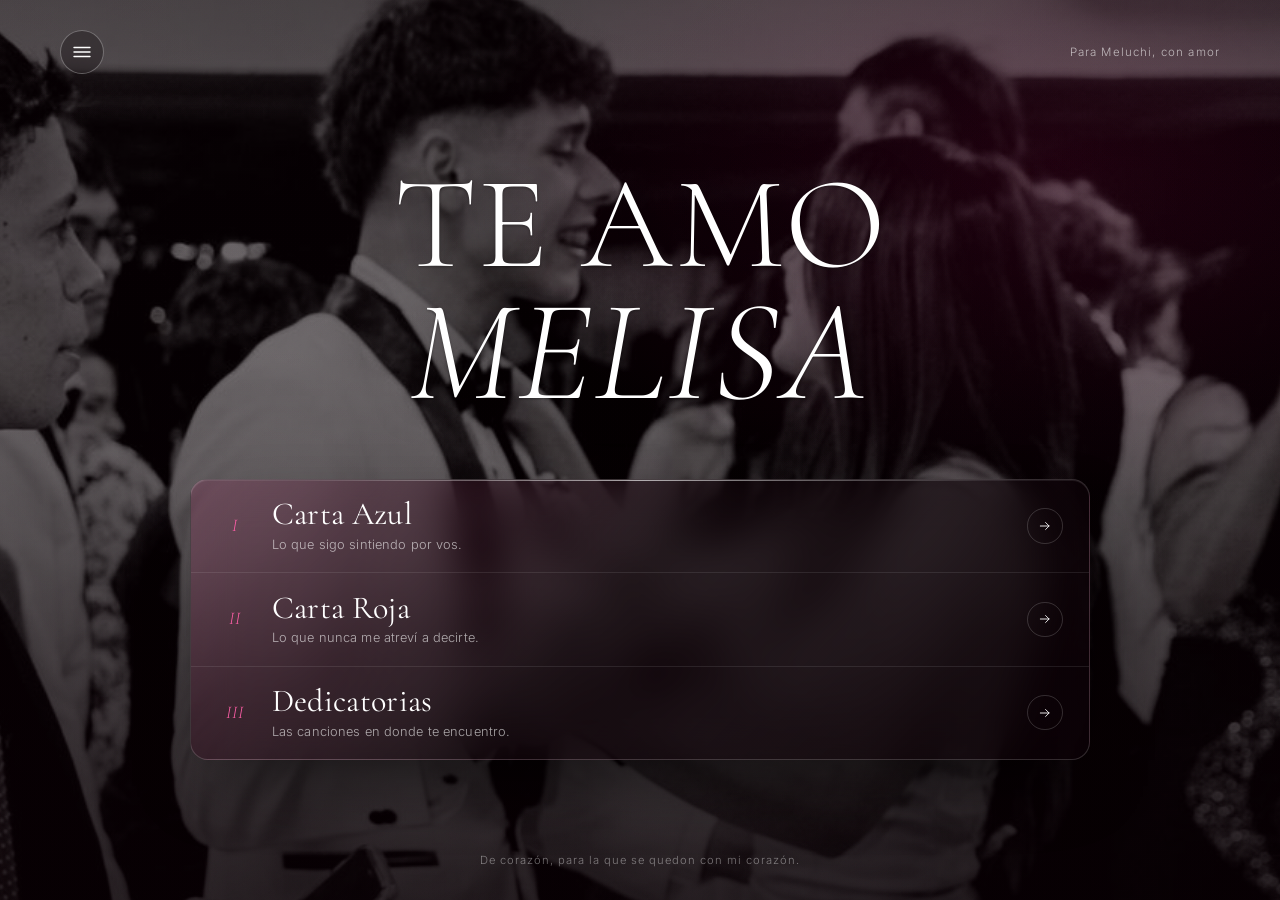
<file: index.html>
<!doctype html>
<html lang="es">
  <head>
    <script
      data-goatcounter="https://lion.goatcounter.com/count"
      async
      src="//gc.zgo.at/count.js"
    ></script>
    <meta charset="UTF-8" />
    <meta name="viewport" content="width=device-width, initial-scale=1.0" />
    <meta name="theme-color" content="#0b0106" />
    <meta
      name="description"
      content="Un pequeño archivo de cartas y canciones para Melisa."
    />
    <title>TE AMO MELISA</title>

    <!-- Favicon -->
    <link rel="icon" href="ipmb.jpeg" type="image/jpeg" />

    <!-- Tipografías: Cormorant Garamond (títulos y cartas) + Inter (textos secundarios) -->
    <link rel="preconnect" href="https://fonts.googleapis.com" />
    <link rel="preconnect" href="https://fonts.gstatic.com" crossorigin />
    <link
      href="https://fonts.googleapis.com/css2?family=Cormorant+Garamond:ital,wght@0,300;0,400;0,500;0,600;1,300;1,400;1,500&family=Inter:wght@300;400;500;600&display=swap"
      rel="stylesheet"
    />

    <link rel="stylesheet" href="style.css" />
  </head>

  <body class="page-home">
    <a class="skip-link" href="#contenido">Saltar al contenido</a>

    <!-- Fondo y textura (decorativos) -->
    <div class="backdrop" aria-hidden="true"></div>
    <div class="grain" aria-hidden="true"></div>

    <header class="masthead">
      <a class="monogram" href="index.html" aria-label="Volver al inicio">
        <svg
          class="monogram__icon"
          viewBox="0 0 18 12"
          width="18"
          height="12"
          fill="none"
          aria-hidden="true"
        >
          <path
            d="M1 1.5h16M1 6h16M1 10.5h16"
            stroke="currentColor"
            stroke-width="1.4"
            stroke-linecap="round"
          />
        </svg>
      </a>
      <p class="masthead__note">Para Meluchi, con amor</p>
    </header>

    <main id="contenido" class="shell shell--home">
      <!-- ==========================================================
         HERO
         ========================================================== -->
      <section class="hero" aria-labelledby="titulo-principal">
        <p class="hero__kicker"></p>

        <h1 class="hero__title" id="titulo-principal">
          TE AMO
          <span class="hero__name">MELISA</span>
        </h1>
      </section>

      <!-- ==========================================================
         ÍNDICE DE CONTENIDO
         Tres entradas. Puedes cambiar los textos descriptivos
         y el orden de los enlaces cuando quieras.
         ========================================================== -->
      <nav class="toc" aria-label="Contenido de la correspondencia">
        <a class="toc__entry" href="carta2.html">
          <span class="toc__folio" aria-hidden="true">I</span>
          <span class="toc__body">
            <span class="toc__title">Carta Azul</span>
            <span class="toc__desc">Lo que sigo sintiendo por vos.</span>
          </span>
          <span class="toc__arrow" aria-hidden="true">
            <svg width="14" height="14" viewBox="0 0 24 24" fill="none">
              <path
                d="M4 12h15M13 6l6 6-6 6"
                stroke="currentColor"
                stroke-width="1.5"
                stroke-linecap="round"
                stroke-linejoin="round"
              />
            </svg>
          </span>
        </a>

        <a class="toc__entry" href="carta1.html">
          <span class="toc__folio" aria-hidden="true">II</span>
          <span class="toc__body">
            <span class="toc__title">Carta Roja</span>
            <span class="toc__desc">Lo que nunca me atreví a decirte.</span>
          </span>
          <span class="toc__arrow" aria-hidden="true">
            <svg width="14" height="14" viewBox="0 0 24 24" fill="none">
              <path
                d="M4 12h15M13 6l6 6-6 6"
                stroke="currentColor"
                stroke-width="1.5"
                stroke-linecap="round"
                stroke-linejoin="round"
              />
            </svg>
          </span>
        </a>

        <a class="toc__entry" href="dedicatorias.html">
          <span class="toc__folio" aria-hidden="true">III</span>
          <span class="toc__body">
            <span class="toc__title">Dedicatorias</span>
            <span class="toc__desc">Las canciones en donde te encuentro.</span>
          </span>
          <span class="toc__arrow" aria-hidden="true">
            <svg width="14" height="14" viewBox="0 0 24 24" fill="none">
              <path
                d="M4 12h15M13 6l6 6-6 6"
                stroke="currentColor"
                stroke-width="1.5"
                stroke-linecap="round"
                stroke-linejoin="round"
              />
            </svg>
          </span>
        </a>
      </nav>
    </main>

    <footer class="colophon">
      De corazón, para la que se quedon con mi corazón.
    </footer>
  </body>
</html>
</file>
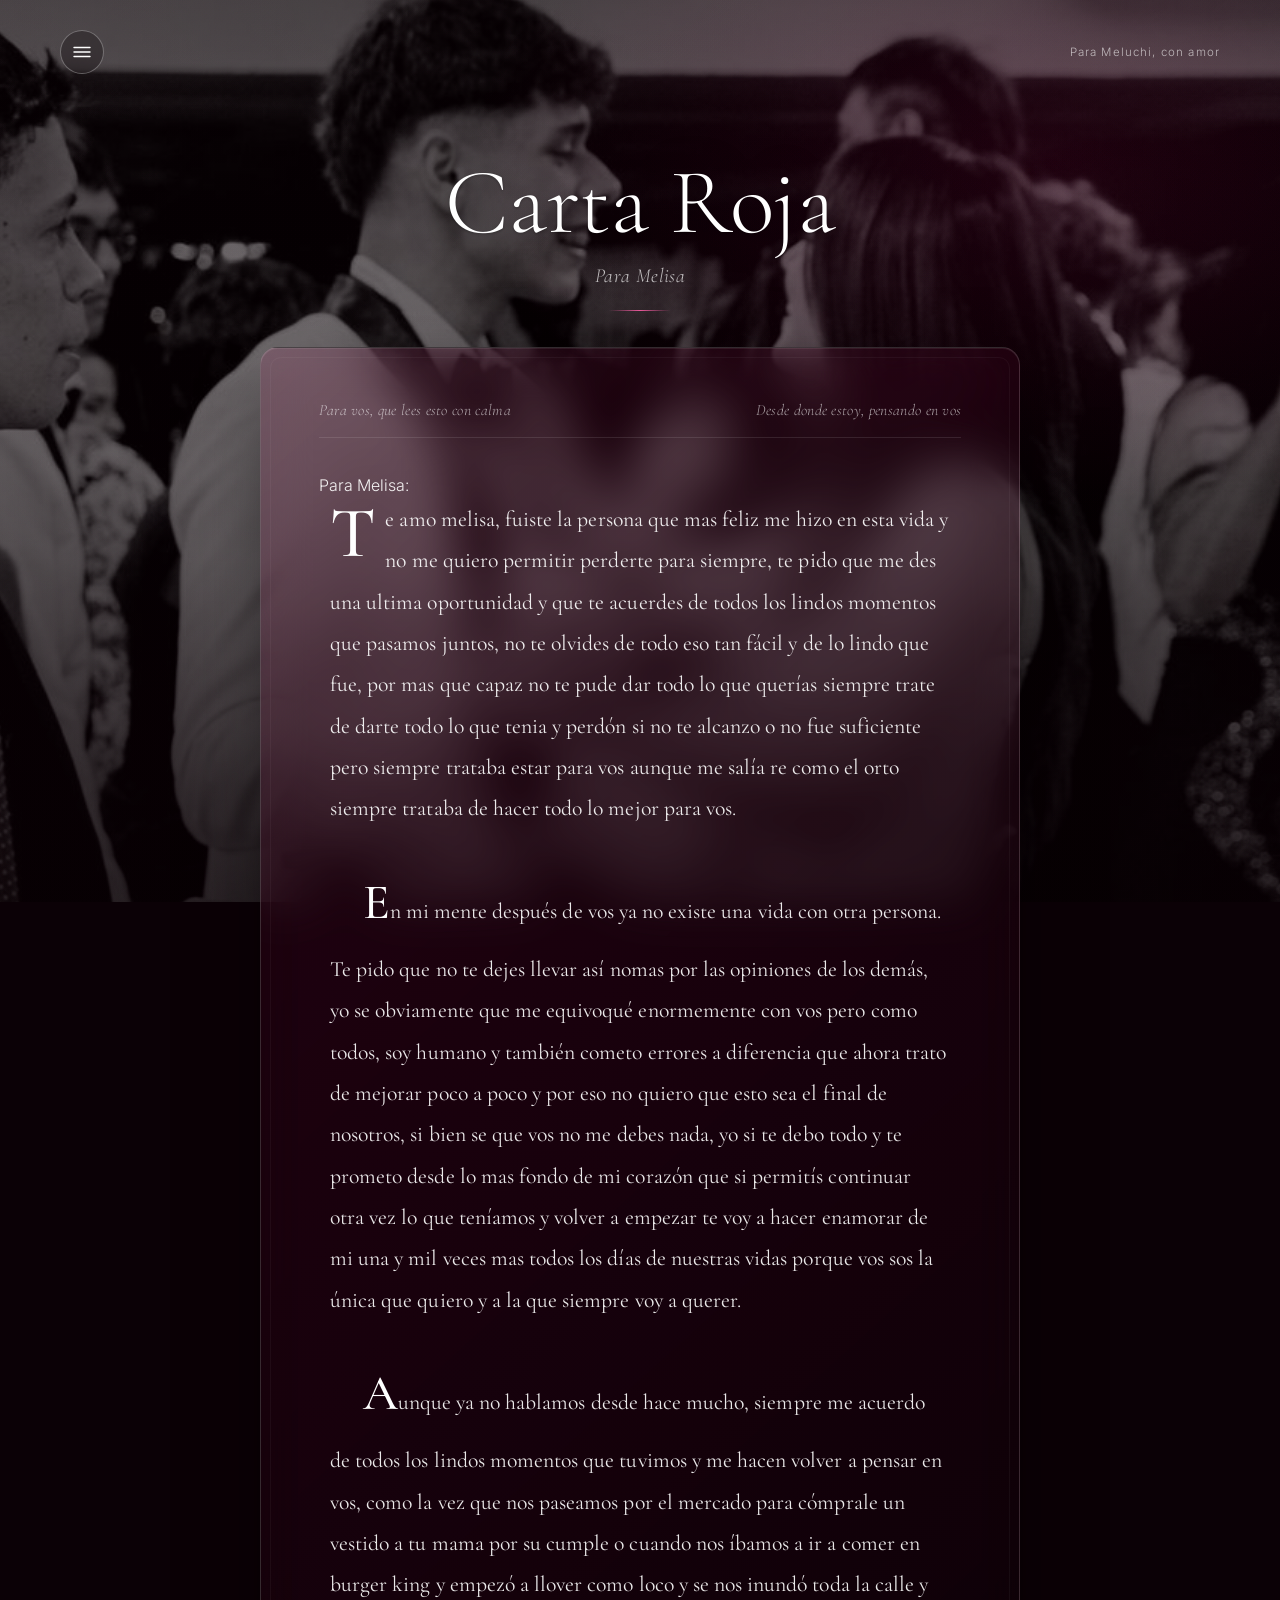
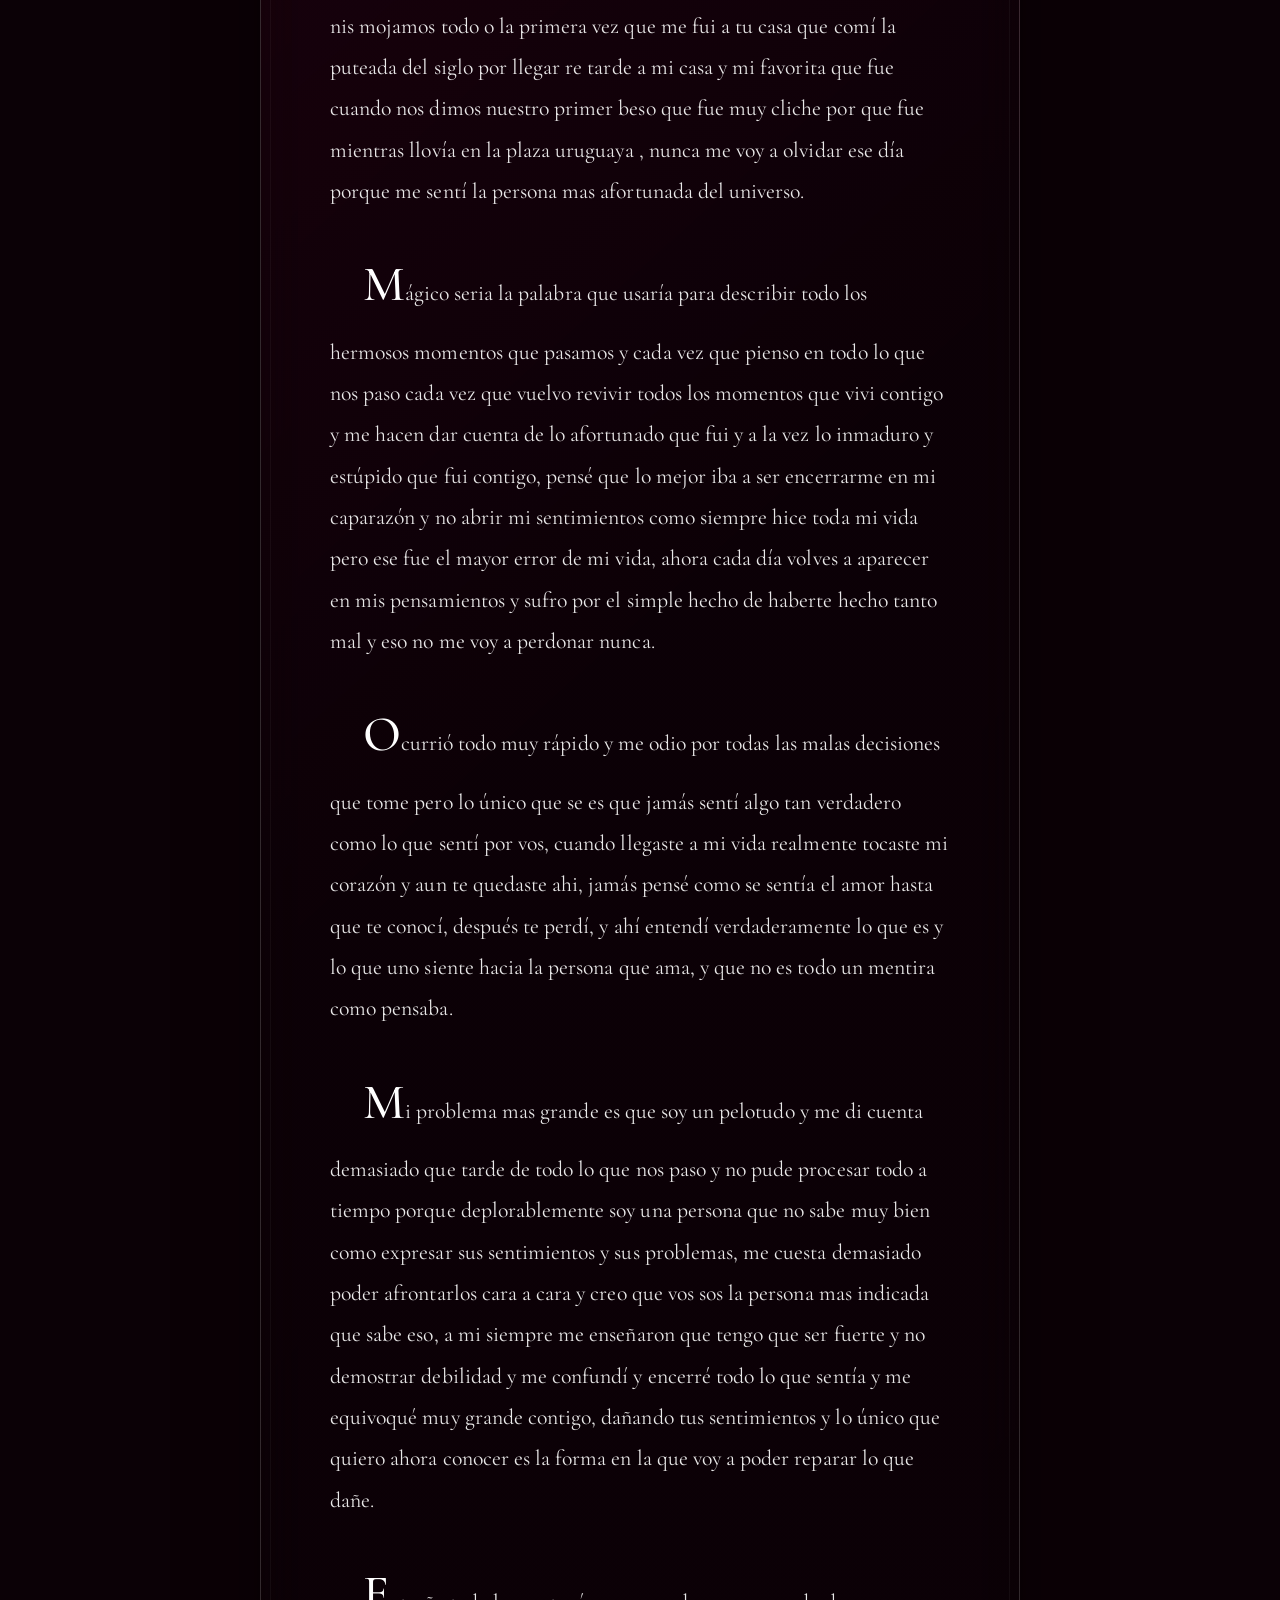
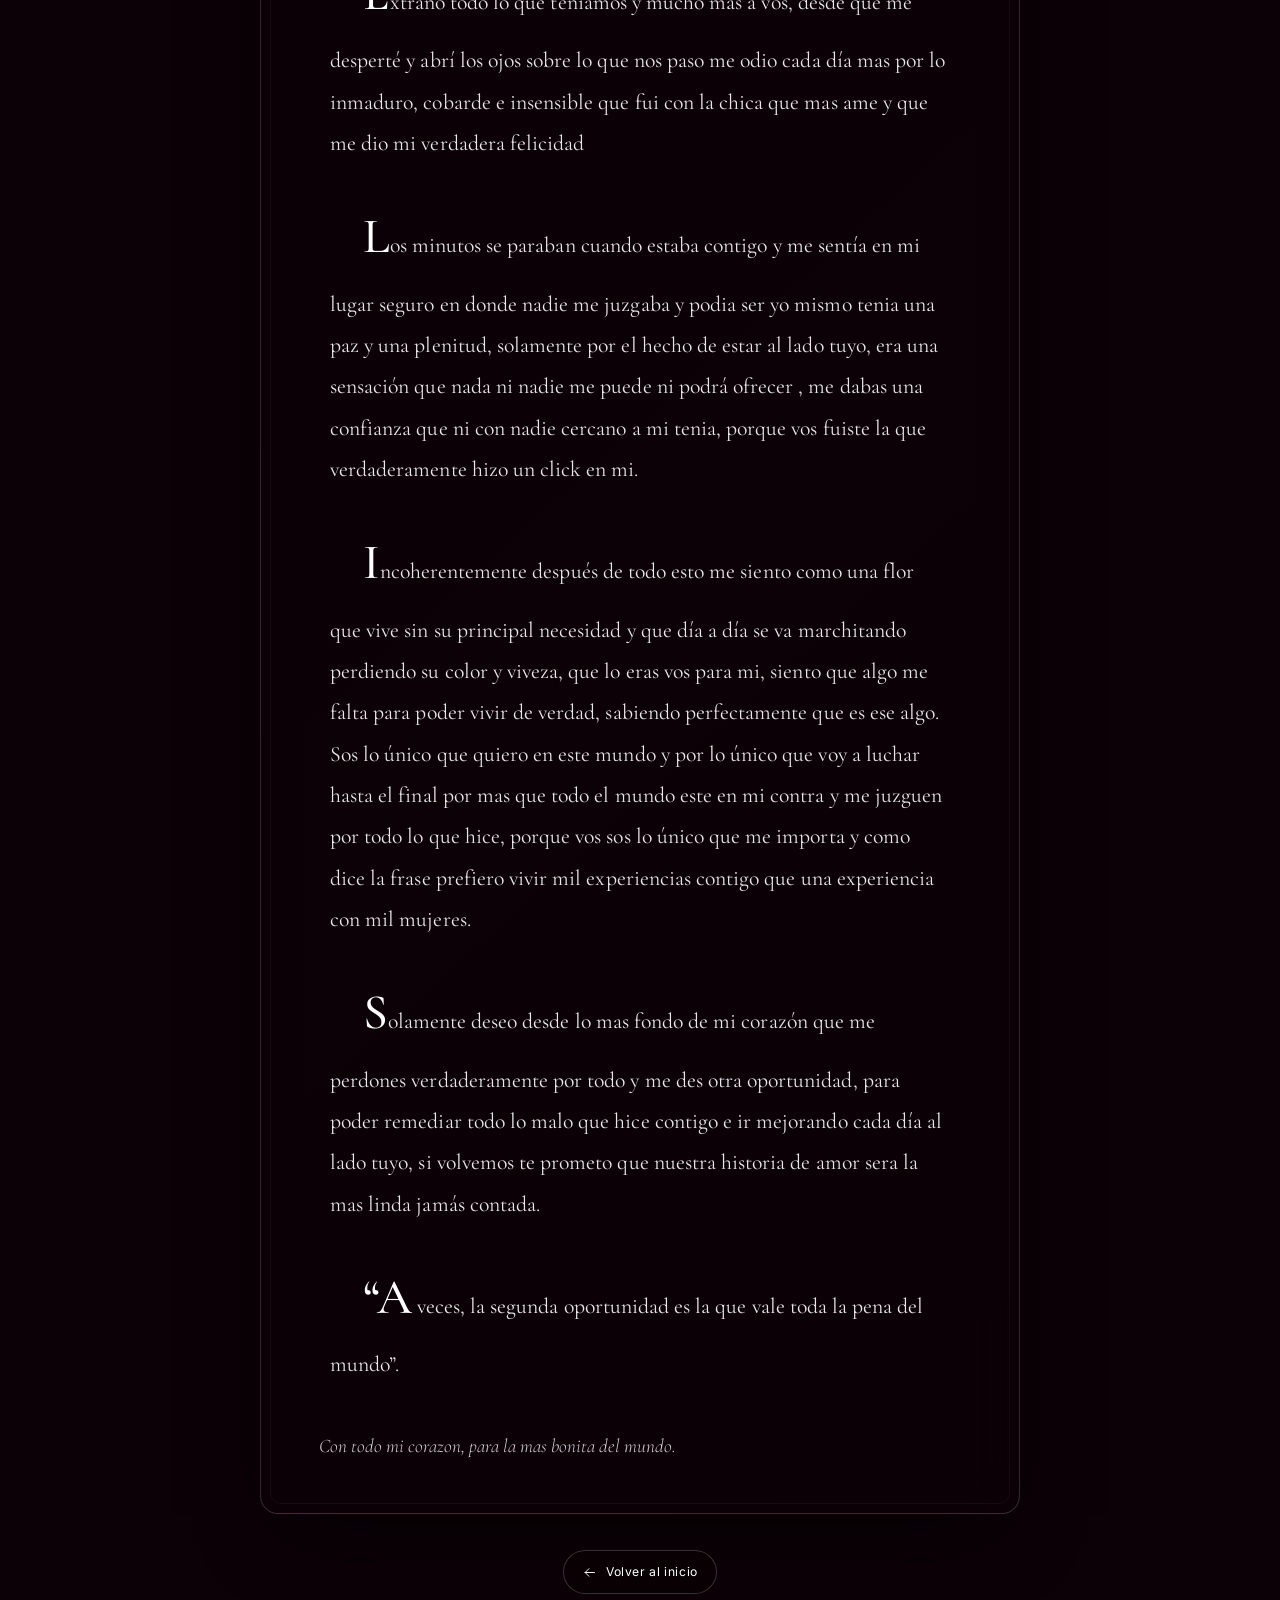
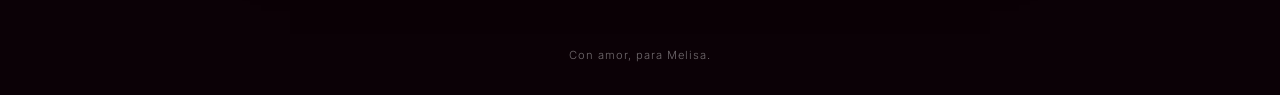
<file: carta1.html>
<!doctype html>
<html lang="es">
  <head>
    <script
      data-goatcounter="https://lion.goatcounter.com/count"
      async
      src="//gc.zgo.at/count.js"
    ></script>
    <meta charset="UTF-8" />
    <meta name="viewport" content="width=device-width, initial-scale=1.0" />
    <meta name="theme-color" content="#0b0106" />
    <meta name="description" content="Carta Roja para Melisa." />
    <title>Carta Roja · TE AMO Melisa</title>

    <link rel="icon" href="ipmb.jpeg" type="image/jpeg" />

    <link rel="preconnect" href="https://fonts.googleapis.com" />
    <link rel="preconnect" href="https://fonts.gstatic.com" crossorigin />
    <link
      href="https://fonts.googleapis.com/css2?family=Cormorant+Garamond:ital,wght@0,300;0,400;0,500;0,600;1,300;1,400;1,500&family=Inter:wght@300;400;500;600&display=swap"
      rel="stylesheet"
    />

    <link rel="stylesheet" href="style.css" />
  </head>

  <body class="page-letter">
    <a class="skip-link" href="#contenido">Saltar al contenido</a>

    <div class="backdrop" aria-hidden="true"></div>
    <div class="grain" aria-hidden="true"></div>

    <header class="masthead">
      <a class="monogram" href="index.html" aria-label="Volver al inicio">
        <svg
          class="monogram__icon"
          viewBox="0 0 18 12"
          width="18"
          height="12"
          fill="none"
          aria-hidden="true"
        >
          <path
            d="M1 1.5h16M1 6h16M1 10.5h16"
            stroke="currentColor"
            stroke-width="1.4"
            stroke-linecap="round"
          />
        </svg>
      </a>
      <p class="masthead__note">Para Meluchi, con amor</p>
    </header>

    <main id="contenido" class="shell shell--letter">
      <header class="page-head">
        <h1 class="page-head__title">Carta Roja</h1>
        <p class="page-head__sub">Para Melisa</p>
        <div class="page-head__rule" aria-hidden="true"></div>
      </header>

      <article class="letter" aria-label="Carta 1">
        <div class="letter__dateline">
          <span>Para vos, que lees esto con calma</span>
          <span>Desde donde estoy, pensando en vos</span>
        </div>
        <p class="letter__salutation">Para Melisa:</p>
        <div class="letter__body">
          <p class="drop-cap">
            Te amo melisa, fuiste la persona que mas feliz me hizo en esta vida
            y no me quiero permitir perderte para siempre, te pido que me des
            una ultima oportunidad y que te acuerdes de todos los lindos
            momentos que pasamos juntos, no te olvides de todo eso tan fácil y
            de lo lindo que fue, por mas que capaz no te pude dar todo lo que
            querías siempre trate de darte todo lo que tenia y perdón si no te
            alcanzo o no fue suficiente pero siempre trataba estar para vos
            aunque me salía re como el orto siempre trataba de hacer todo lo
            mejor para vos.
          </p>

          <p>
            En mi mente después de vos ya no existe una vida con otra persona.
            Te pido que no te dejes llevar así nomas por las opiniones de los
            demás, yo se obviamente que me equivoqué enormemente con vos pero
            como todos, soy humano y también cometo errores a diferencia que
            ahora trato de mejorar poco a poco y por eso no quiero que esto sea
            el final de nosotros, si bien se que vos no me debes nada, yo si te
            debo todo y te prometo desde lo mas fondo de mi corazón que si
            permitís continuar otra vez lo que teníamos y volver a empezar te
            voy a hacer enamorar de mi una y mil veces mas todos los días de
            nuestras vidas porque vos sos la única que quiero y a la que siempre
            voy a querer.
          </p>

          <p>
            Aunque ya no hablamos desde hace mucho, siempre me acuerdo de todos
            los lindos momentos que tuvimos y me hacen volver a pensar en vos,
            como la vez que nos paseamos por el mercado para cómprale un vestido
            a tu mama por su cumple o cuando nos íbamos a ir a comer en burger
            king y empezó a llover como loco y se nos inundó toda la calle y nis
            mojamos todo o la primera vez que me fui a tu casa que comí la
            puteada del siglo por llegar re tarde a mi casa y mi favorita que
            fue cuando nos dimos nuestro primer beso que fue muy cliche por que
            fue mientras llovía en la plaza uruguaya , nunca me voy a olvidar
            ese día porque me sentí la persona mas afortunada del universo.
          </p>

          <p>
            Mágico seria la palabra que usaría para describir todo los hermosos
            momentos que pasamos y cada vez que pienso en todo lo que nos paso
            cada vez que vuelvo revivir todos los momentos que vivi contigo y me
            hacen dar cuenta de lo afortunado que fui y a la vez lo inmaduro y
            estúpido que fui contigo, pensé que lo mejor iba a ser encerrarme en
            mi caparazón y no abrir mi sentimientos como siempre hice toda mi
            vida pero ese fue el mayor error de mi vida, ahora cada día volves a
            aparecer en mis pensamientos y sufro por el simple hecho de haberte
            hecho tanto mal y eso no me voy a perdonar nunca.
          </p>

          <p>
            Ocurrió todo muy rápido y me odio por todas las malas decisiones que
            tome pero lo único que se es que jamás sentí algo tan verdadero como
            lo que sentí por vos, cuando llegaste a mi vida realmente tocaste mi
            corazón y aun te quedaste ahi, jamás pensé como se sentía el amor
            hasta que te conocí, después te perdí, y ahí entendí verdaderamente
            lo que es y lo que uno siente hacia la persona que ama, y que no es
            todo un mentira como pensaba.
          </p>

          <p>
            Mi problema mas grande es que soy un pelotudo y me di cuenta
            demasiado que tarde de todo lo que nos paso y no pude procesar todo
            a tiempo porque deplorablemente soy una persona que no sabe muy bien
            como expresar sus sentimientos y sus problemas, me cuesta demasiado
            poder afrontarlos cara a cara y creo que vos sos la persona mas
            indicada que sabe eso, a mi siempre me enseñaron que tengo que ser
            fuerte y no demostrar debilidad y me confundí y encerré todo lo que
            sentía y me equivoqué muy grande contigo, dañando tus sentimientos y
            lo único que quiero ahora conocer es la forma en la que voy a poder
            reparar lo que dañe.
          </p>

          <p>
            Extraño todo lo que teníamos y mucho mas a vos, desde que me
            desperté y abrí los ojos sobre lo que nos paso me odio cada día mas
            por lo inmaduro, cobarde e insensible que fui con la chica que mas
            ame y que me dio mi verdadera felicidad
          </p>

          <p>
            Los minutos se paraban cuando estaba contigo y me sentía en mi lugar
            seguro en donde nadie me juzgaba y podia ser yo mismo tenia una paz
            y una plenitud, solamente por el hecho de estar al lado tuyo, era
            una sensación que nada ni nadie me puede ni podrá ofrecer , me dabas
            una confianza que ni con nadie cercano a mi tenia, porque vos fuiste
            la que verdaderamente hizo un click en mi.
          </p>

          <p>
            Incoherentemente después de todo esto me siento como una flor que
            vive sin su principal necesidad y que día a día se va marchitando
            perdiendo su color y viveza, que lo eras vos para mi, siento que
            algo me falta para poder vivir de verdad, sabiendo perfectamente que
            es ese algo. Sos lo único que quiero en este mundo y por lo único
            que voy a luchar hasta el final por mas que todo el mundo este en mi
            contra y me juzguen por todo lo que hice, porque vos sos lo único
            que me importa y como dice la frase prefiero vivir mil experiencias
            contigo que una experiencia con mil mujeres.
          </p>

          <p>
            Solamente deseo desde lo mas fondo de mi corazón que me perdones
            verdaderamente por todo y me des otra oportunidad, para poder
            remediar todo lo malo que hice contigo e ir mejorando cada día al
            lado tuyo, si volvemos te prometo que nuestra historia de amor sera
            la mas linda jamás contada.
          </p>

          <p>
            “A veces, la segunda oportunidad es la que vale toda la pena del
            mundo”.
          </p>
        </div>
        <p class="letter__signature">
          Con todo mi corazon, para la mas bonita del mundo.
          <span></span>
        </p>
      </article>
      <div class="page-foot">
        <a class="link-return" href="index.html">
          <svg
            width="15"
            height="15"
            viewBox="0 0 24 24"
            fill="none"
            aria-hidden="true"
          >
            <path
              d="M20 12H5M11 6l-6 6 6 6"
              stroke="currentColor"
              stroke-width="1.5"
              stroke-linecap="round"
              stroke-linejoin="round"
            />
          </svg>
          Volver al inicio
        </a>
      </div>
    </main>
    <footer class="colophon">Con amor, para Melisa.</footer>
  </body>
</html>
</file>
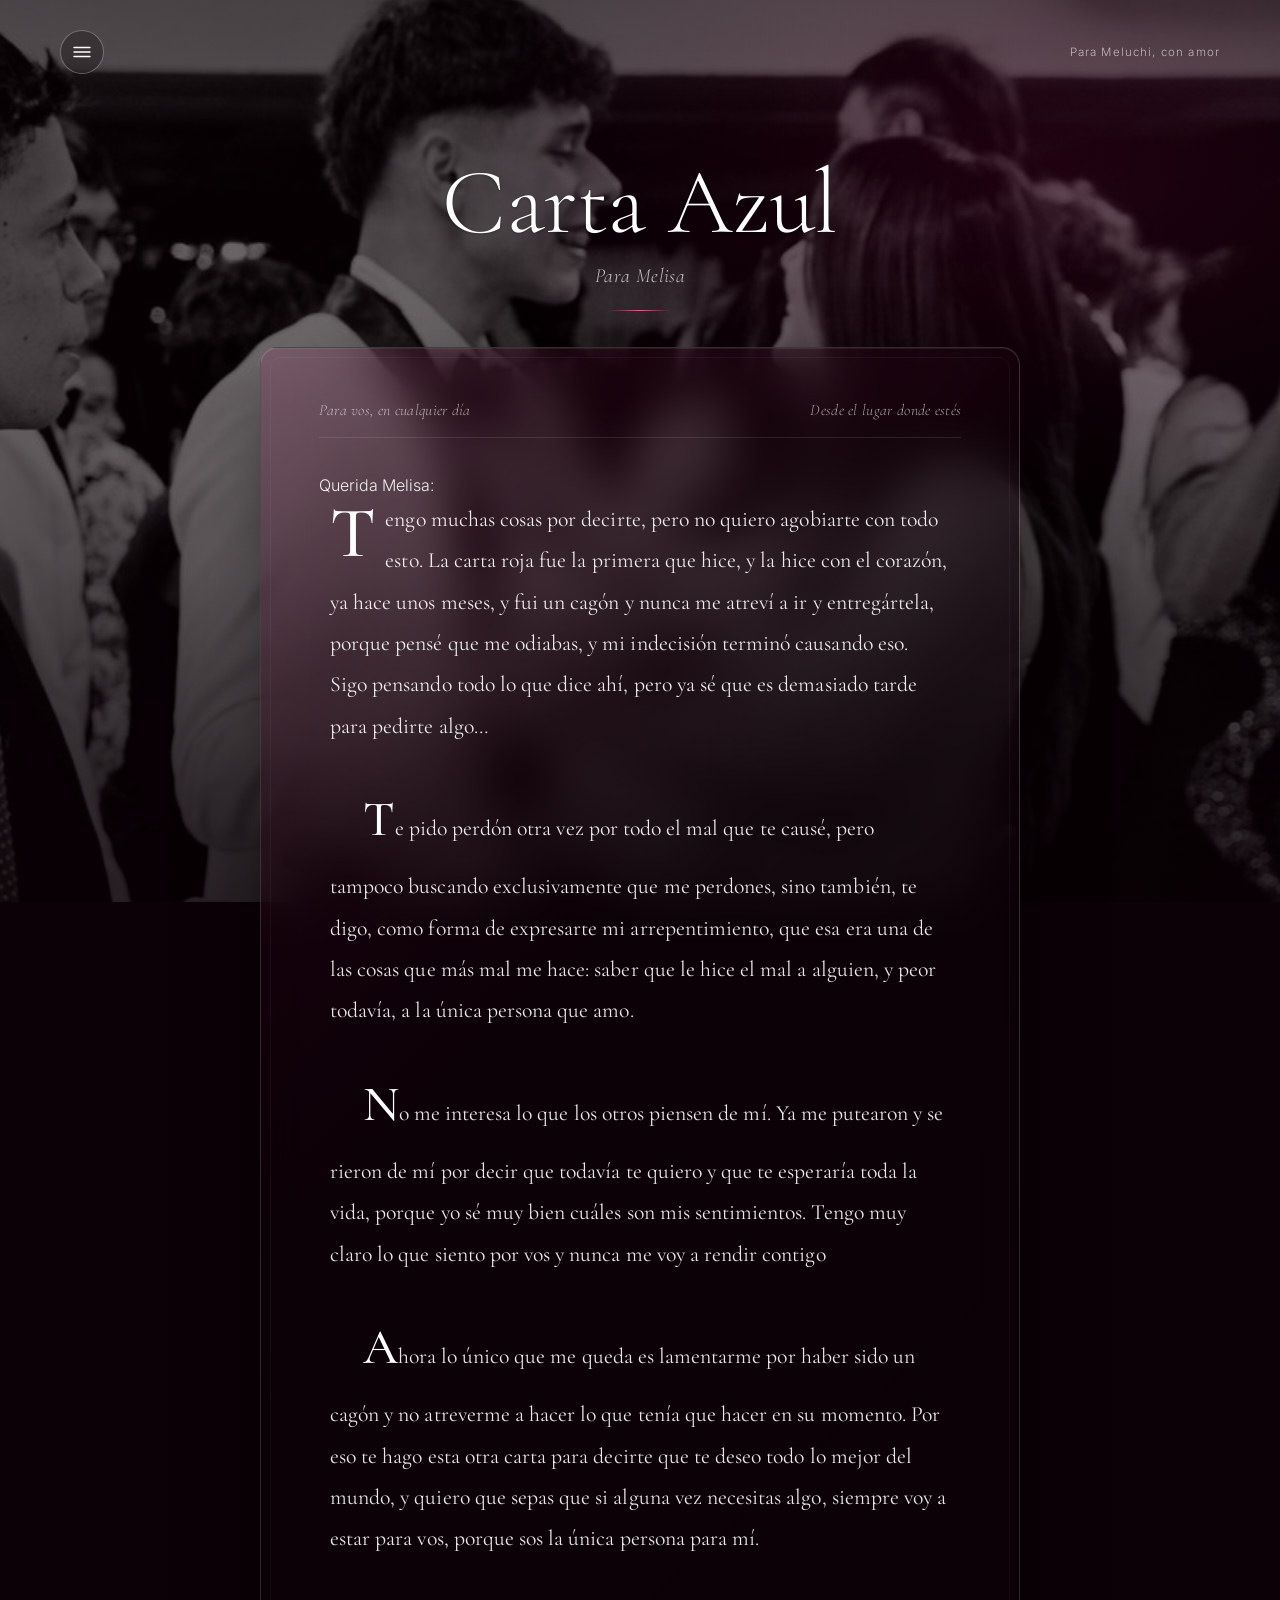
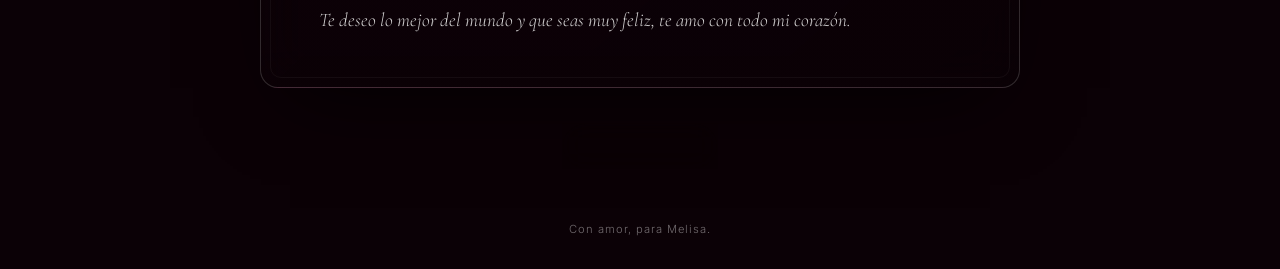
<file: carta2.html>
<!doctype html>
<html lang="es">
  <head>
    <script
      data-goatcounter="https://lion.goatcounter.com/count"
      async
      src="//gc.zgo.at/count.js"
    ></script>
    <meta charset="UTF-8" />
    <meta name="viewport" content="width=device-width, initial-scale=1.0" />
    <meta name="theme-color" content="#0b0106" />
    <meta name="description" content="Carta Azul para Melisa." />
    <title>Carta Azul · TE AMO Melisa</title>

    <link rel="icon" href="ipmb.jpeg" type="image/jpeg" />

    <link rel="preconnect" href="https://fonts.googleapis.com" />
    <link rel="preconnect" href="https://fonts.gstatic.com" crossorigin />
    <link
      href="https://fonts.googleapis.com/css2?family=Cormorant+Garamond:ital,wght@0,300;0,400;0,500;0,600;1,300;1,400;1,500&family=Inter:wght@300;400;500;600&display=swap"
      rel="stylesheet"
    />

    <link rel="stylesheet" href="style.css" />
  </head>

  <body class="page-letter">
    <a class="skip-link" href="#contenido">Saltar al contenido</a>

    <div class="backdrop" aria-hidden="true"></div>
    <div class="grain" aria-hidden="true"></div>

    <header class="masthead">
      <a class="monogram" href="index.html" aria-label="Volver al inicio">
        <svg
          class="monogram__icon"
          viewBox="0 0 18 12"
          width="18"
          height="12"
          fill="none"
          aria-hidden="true"
        >
          <path
            d="M1 1.5h16M1 6h16M1 10.5h16"
            stroke="currentColor"
            stroke-width="1.4"
            stroke-linecap="round"
          />
        </svg>
      </a>
      <p class="masthead__note">Para Meluchi, con amor</p>
    </header>

    <main id="contenido" class="shell shell--letter">
      <header class="page-head">
        <h1 class="page-head__title">Carta Azul</h1>
        <p class="page-head__sub">Para Melisa</p>
        <div class="page-head__rule" aria-hidden="true"></div>
      </header>
      <article class="letter" aria-label="Carta Azul">
        <div class="letter__dateline">
          <span>Para vos, en cualquier día</span>
          <span>Desde el lugar donde estés</span>
        </div>
        <p class="letter__salutation">Querida Melisa:</p>
        <div class="letter__body">
          <p>
            Tengo muchas cosas por decirte, pero no quiero agobiarte con todo
            esto. La carta roja fue la primera que hice, y la hice con el
            corazón, ya hace unos meses, y fui un cagón y nunca me atreví a ir y
            entregártela, porque pensé que me odiabas, y mi indecisión terminó
            causando eso. Sigo pensando todo lo que dice ahí, pero ya sé que es
            demasiado tarde para pedirte algo…
          </p>

          <p>
            Te pido perdón otra vez por todo el mal que te causé, pero tampoco
            buscando exclusivamente que me perdones, sino también, te digo, como
            forma de expresarte mi arrepentimiento, que esa era una de las cosas
            que más mal me hace: saber que le hice el mal a alguien, y peor
            todavía, a la única persona que amo.
          </p>

          <p>
            No me interesa lo que los otros piensen de mí. Ya me putearon y se
            rieron de mí por decir que todavía te quiero y que te esperaría toda
            la vida, porque yo sé muy bien cuáles son mis sentimientos. Tengo
            muy claro lo que siento por vos y nunca me voy a rendir contigo
          </p>

          <p>
            Ahora lo único que me queda es lamentarme por haber sido un cagón y
            no atreverme a hacer lo que tenía que hacer en su momento. Por eso
            te hago esta otra carta para decirte que te deseo todo lo mejor del
            mundo, y quiero que sepas que si alguna vez necesitas algo, siempre
            voy a estar para vos, porque sos la única persona para mí.
          </p>
        </div>
        <p class="letter__signature">
          Te deseo lo mejor del mundo y que seas muy feliz, te amo con todo mi
          corazón.
          <span></span>
        </p>
      </article>

      <div class="page-foot">
        <a class="link-return" href="index.html">
          <svg
            width="15"
            height="15"
            viewBox="0 0 24 24"
            fill="none"
            aria-hidden="true"
          >
            <path
              d="M20 12H5M11 6l-6 6 6 6"
              stroke="currentColor"
              stroke-width="1.5"
              stroke-linecap="round"
              stroke-linejoin="round"
            />
          </svg>
          Volver al inicio
        </a>
      </div>
    </main>

    <footer class="colophon">Con amor, para Melisa.</footer>
  </body>
</html>
</file>
<file: style.css>
/* ============================================================
   TE AMO MELISA — hoja de estilos principal
   ------------------------------------------------------------
   ÍNDICE
   01. Paleta y variables (edita aquí los colores globales)
   02. Reset y base
   03. Fondo, textura y capas
   04. Cabecera y pie
   05. Inicio (hero + índice de cartas)
   06. Páginas interiores (cabecera de página + cartas)
   07. Dedicatorias (filas de música desplegables)
   08. Enlaces, foco y accesibilidad
   09. Animaciones y movimiento reducido
   10. Responsive
   ============================================================ */

/* ============================================================
   01. PALETA Y VARIABLES
   ============================================================ */
:root {
  /* Color de marca: frambuesa / magenta oscuro */
  --berry: #c70a63;
  --berry-deep: #7a0539;
  --berry-light: #ff5fa8;

  /* Neutros con una pizca de ciruela para que todo pertenezca */
  --ink: #0b0106;
  --ink-soft: #18030d;
  --white: #ffffff;
  --text: rgba(255, 255, 255, 0.92);
  --muted: rgba(255, 255, 255, 0.62);
  --faint: rgba(255, 255, 255, 0.42);
  --hairline: rgba(255, 255, 255, 0.14);

  /* Cristal: oscuro + un velo de frambuesa */
  --glass: rgba(16, 2, 9, 0.52);
  --glass-strong: rgba(11, 1, 6, 0.7);
  --glass-gradient: linear-gradient(
    135deg,
    rgba(199, 10, 99, 0.14) 0%,
    rgba(13, 1, 7, 0.56) 46%,
    rgba(11, 1, 6, 0.72) 100%
  );

  /* Tipografías */
  --font-display: "Cormorant Garamond", "Times New Roman", Georgia, serif;
  --font-body: "Inter", system-ui, -apple-system, "Segoe UI", sans-serif;

  /* Ritmo y formas */
  --page-pad: clamp(1.15rem, 4vw, 2.5rem);
  --radius-lg: 18px;
  --radius-md: 14px;
  --radius-sm: 6px;
  --shadow: 0 30px 80px -30px rgba(0, 0, 0, 0.85);
  --ease: cubic-bezier(0.22, 0.61, 0.36, 1);

  color-scheme: dark;
  accent-color: var(--berry);
}

/* ============================================================
   02. RESET Y BASE
   ============================================================ */
*,
*::before,
*::after {
  box-sizing: border-box;
}

html {
  scroll-behavior: smooth;
}

body {
  min-height: 100vh;
  min-height: 100svh;
  margin: 0;
  display: flex;
  flex-direction: column;
  overflow-x: hidden;
  background: var(--ink);
  color: var(--text);
  font-family: var(--font-body);
  font-size: 16px;
  font-weight: 300;
  line-height: 1.6;
  -webkit-font-smoothing: antialiased;
  text-rendering: optimizeLegibility;
}

img,
svg {
  display: block;
  max-width: 100%;
}

p,
h1,
h2,
figure {
  margin: 0;
}

::selection {
  background: var(--berry);
  color: var(--white);
}

/* Barra de desplazamiento discreta (WebKit/Chromium) */
::-webkit-scrollbar {
  width: 10px;
}
::-webkit-scrollbar-track {
  background: var(--ink);
}
::-webkit-scrollbar-thumb {
  background: #4b0b29;
  border-radius: 99px;
  border: 2px solid var(--ink);
}
::-webkit-scrollbar-thumb:hover {
  background: var(--berry-deep);
}

/* ============================================================
   03. FONDO, TEXTURA Y CAPAS
   ------------------------------------------------------------
   El fondo actual es mb.jpg (en la raíz del proyecto).
   Para cambiarlo, sustituye ese archivo o edita la ruta de
   url() en .backdrop. El degradado oscuro de encima mantiene
   el texto legible sobre cualquier fotografía.
   ============================================================ */
.backdrop {
  position: fixed;
  inset: -2px;
  z-index: -3;
  background-color: var(--ink-soft);
  background-image:
    linear-gradient(
      180deg,
      rgba(9, 0, 4, 0.64) 0%,
      rgba(9, 0, 4, 0.56) 34%,
      rgba(9, 0, 4, 0.5) 62%,
      rgba(9, 0, 4, 0.7) 100%
    ),
    url("mb.jpg");
  background-position: center 40%;
  background-size: cover;
  background-repeat: no-repeat;
}

/* Capa de lectura: oscurece sin borrar del todo la fotografía */
.backdrop::after {
  content: "";
  position: absolute;
  inset: 0;
  background:
    radial-gradient(
      120% 95% at 50% 0%,
      rgba(8, 0, 4, 0) 0%,
      rgba(8, 0, 4, 0.08) 48%,
      rgba(8, 0, 4, 0.4) 100%
    ),
    linear-gradient(
      180deg,
      rgba(10, 0, 5, 0.1) 0%,
      rgba(10, 0, 5, 0) 38%,
      rgba(10, 0, 5, 0.2) 100%
    ),
    radial-gradient(
      65% 55% at 82% 18%,
      rgba(199, 10, 99, 0.14) 0%,
      transparent 70%
    );
}

/* Grano fino: quita el aspecto de degradado digital */
.grain {
  position: fixed;
  inset: 0;
  z-index: -2;
  pointer-events: none;
  opacity: 0.1;
  mix-blend-mode: soft-light;
  background-image: url("data:image/svg+xml,%3Csvg xmlns='http://www.w3.org/2000/svg' width='180' height='180'%3E%3Cfilter id='n'%3E%3CfeTurbulence type='fractalNoise' baseFrequency='0.82' numOctaves='2' stitchTiles='stitch'/%3E%3C/filter%3E%3Crect width='100%25' height='100%25' filter='url(%23n)' opacity='0.55'/%3E%3C/svg%3E");
}

/* Contenedor general de cada página */
.shell {
  position: relative;
  z-index: 1;
  width: 100%;
  max-width: 1120px;
  margin-inline: auto;
  padding-inline: var(--page-pad);
  flex: 1;
  display: flex;
  flex-direction: column;
}

/* ============================================================
   04. CABECERA Y PIE
   ============================================================ */
.masthead {
  position: relative;
  z-index: 2;
  width: 100%;
  max-width: 1240px;
  margin-inline: auto;
  padding: clamp(1.15rem, 3vw, 1.9rem) var(--page-pad);
  display: flex;
  align-items: center;
  justify-content: space-between;
  gap: 1rem;
}

.monogram {
  width: 44px;
  height: 44px;
  flex: 0 0 44px;
  display: grid;
  place-items: center;
  border: 1px solid rgba(255, 255, 255, 0.3);
  border-radius: 50%;
  background: rgba(10, 0, 5, 0.28);
  color: var(--white);
  text-decoration: none;
  -webkit-backdrop-filter: blur(10px);
  backdrop-filter: blur(10px);
  transition:
    border-color 0.35s var(--ease),
    background-color 0.35s var(--ease),
    transform 0.35s var(--ease);
}

/* Icono de tres líneas del botón de inicio */
.monogram__icon {
  width: 18px;
  height: 12px;
  transition: transform 0.35s var(--ease);
}

.monogram:hover {
  border-color: var(--berry-light);
  background: rgba(199, 10, 99, 0.24);
  transform: translateY(-1px);
}

.monogram:hover .monogram__icon {
  transform: scaleX(1.06);
}

.masthead__note {
  color: var(--muted);
  font-size: 0.72rem;
  font-weight: 300;
  letter-spacing: 0.1em;
  text-align: right;
}

.colophon {
  position: relative;
  z-index: 1;
  padding: 1.6rem var(--page-pad) 1.9rem;
  color: var(--faint);
  font-size: 0.7rem;
  font-weight: 300;
  letter-spacing: 0.09em;
  text-align: center;
}

/* ============================================================
   05. INICIO
   ============================================================ */
.shell--home {
  max-width: 980px;
  justify-content: center;
  padding-bottom: clamp(1.5rem, 4vh, 3rem);
}

.hero {
  padding-top: clamp(0.5rem, 3vh, 2rem);
  text-align: center;
}

.hero__kicker {
  color: rgba(255, 255, 255, 0.78);
  font-family: var(--font-display);
  font-size: clamp(1.1rem, 2.4vw, 1.42rem);
  font-style: italic;
  font-weight: 300;
  letter-spacing: 0.03em;
  text-shadow: 0 1px 16px rgba(0, 0, 0, 0.65);
}

.hero__title {
  margin-top: 0.3rem;
  color: var(--white);
  font-family: var(--font-display);
  font-size: clamp(3.5rem, 11.5vw, 8.2rem);
  font-weight: 300;
  letter-spacing: 0.008em;
  line-height: 0.88;
  text-transform: uppercase;
  text-wrap: balance;
  text-shadow:
    0 2px 40px rgba(0, 0, 0, 0.65),
    0 1px 3px rgba(0, 0, 0, 0.35);
}

.hero__name {
  display: block;
  padding-bottom: 0.04em;
  font-size: 1.1em;
  font-style: italic;
  font-weight: 300;
  letter-spacing: 0.02em;
  line-height: 0.98;
}

/* Índice de cartas: un solo cuadro de cristal con tres entradas */
.toc {
  position: relative;
  margin-top: clamp(2rem, 5.5vh, 3.6rem);
  overflow: hidden;
  border: 1px solid rgba(255, 255, 255, 0.16);
  border-radius: var(--radius-lg);
  background: var(--glass-gradient);
  box-shadow:
    var(--shadow),
    inset 0 1px 0 rgba(255, 255, 255, 0.08);
  -webkit-backdrop-filter: blur(22px) saturate(125%);
  backdrop-filter: blur(22px) saturate(125%);
}

.toc::before {
  content: "";
  position: absolute;
  top: 0;
  left: 12%;
  right: 12%;
  height: 1px;
  background: linear-gradient(
    90deg,
    transparent,
    rgba(255, 255, 255, 0.6),
    transparent
  );
}

.toc__entry {
  display: grid;
  grid-template-columns: 2.2rem minmax(0, 1fr) 2.35rem;
  align-items: center;
  gap: clamp(0.8rem, 2.5vw, 1.2rem);
  padding: 1.1rem clamp(1.05rem, 3vw, 1.65rem);
  border-top: 1px solid rgba(255, 255, 255, 0.09);
  color: var(--white);
  text-decoration: none;
  transition: background-color 0.35s var(--ease);
}

.toc__entry:first-child {
  border-top: 0;
}

.toc__entry:hover {
  background: rgba(199, 10, 99, 0.18);
}

.toc__folio {
  color: var(--berry-light);
  font-family: var(--font-display);
  font-size: 1.12rem;
  font-style: italic;
  letter-spacing: 0.06em;
  line-height: 1;
  text-align: center;
}

.toc__title {
  display: block;
  color: var(--white);
  font-family: var(--font-display);
  font-size: clamp(1.55rem, 3.2vw, 2rem);
  font-weight: 400;
  letter-spacing: 0.01em;
  line-height: 1.05;
}

.toc__desc {
  display: block;
  margin-top: 0.32rem;
  color: var(--muted);
  font-size: 0.8rem;
  font-weight: 300;
  letter-spacing: 0.01em;
  line-height: 1.45;
}

.toc__arrow {
  justify-self: end;
  width: 2.2rem;
  height: 2.2rem;
  display: grid;
  place-items: center;
  border: 1px solid rgba(255, 255, 255, 0.17);
  border-radius: 50%;
  color: var(--white);
  transition:
    background-color 0.35s var(--ease),
    border-color 0.35s var(--ease),
    transform 0.35s var(--ease);
}

.toc__entry:hover .toc__arrow {
  border-color: var(--berry);
  background: var(--berry);
  transform: translateX(3px);
}

/* ============================================================
   06. PÁGINAS INTERIORES
   ============================================================ */
.shell--letter {
  max-width: 840px;
  padding-bottom: clamp(1rem, 3vh, 2rem);
}

.shell--dedications {
  max-width: 820px;
  padding-bottom: clamp(1rem, 3vh, 2rem);
}

.page-head {
  padding: clamp(1.8rem, 6vh, 4.2rem) 0 clamp(1.5rem, 4vh, 2.6rem);
  text-align: center;
}

.page-head__title {
  color: var(--white);
  font-family: var(--font-display);
  font-size: clamp(3rem, 8.5vw, 5.8rem);
  font-weight: 300;
  letter-spacing: -0.005em;
  line-height: 0.95;
  text-shadow:
    0 2px 36px rgba(0, 0, 0, 0.6),
    0 1px 3px rgba(0, 0, 0, 0.3);
}

.page-head__sub {
  margin-top: 0.8rem;
  color: rgba(255, 255, 255, 0.72);
  font-family: var(--font-display);
  font-size: clamp(1rem, 2.2vw, 1.25rem);
  font-style: italic;
  font-weight: 300;
  letter-spacing: 0.02em;
  text-shadow: 0 1px 16px rgba(0, 0, 0, 0.65);
}

.page-head__rule {
  width: 62px;
  height: 1px;
  margin: 1.15rem auto 0;
  background: linear-gradient(
    90deg,
    transparent,
    rgba(255, 95, 168, 0.9),
    transparent
  );
}

/* --- La carta --- */
.letter {
  position: relative;
  overflow: hidden;
  padding: clamp(1.5rem, 4.5vw, 3.1rem) clamp(1.3rem, 5vw, 3.6rem);
  border: 1px solid rgba(255, 255, 255, 0.16);
  border-radius: var(--radius-lg);
  background: linear-gradient(
    138deg,
    rgba(199, 10, 99, 0.12) 0%,
    rgba(12, 1, 7, 0.62) 44%,
    rgba(10, 1, 6, 0.74) 100%
  );
  box-shadow:
    var(--shadow),
    inset 0 1px 0 rgba(255, 255, 255, 0.07);
  -webkit-backdrop-filter: blur(24px) saturate(120%);
  backdrop-filter: blur(24px) saturate(120%);
}

.letter::before {
  content: "";
  position: absolute;
  inset: 9px;
  border: 1px solid rgba(255, 255, 255, 0.045);
  border-radius: calc(var(--radius-lg) - 7px);
  pointer-events: none;
}

.letter__dateline {
  display: flex;
  flex-wrap: wrap;
  justify-content: space-between;
  gap: 0.4rem 1rem;
  margin-bottom: clamp(1.4rem, 4vw, 2.2rem);
  padding-bottom: 0.9rem;
  border-bottom: 1px solid rgba(255, 255, 255, 0.1);
  color: var(--muted);
  font-family: var(--font-display);
  font-size: 0.98rem;
  font-style: italic;
  letter-spacing: 0.02em;
}

.letter__body {
  max-width: 62ch;
  margin-inline: auto;
  color: rgba(255, 255, 255, 0.91);
  font-family: var(--font-display);
  font-size: clamp(1.16rem, 2.15vw, 1.36rem);
  font-weight: 400;
  letter-spacing: 0.002em;
  line-height: 1.9;
}

.letter__body p + p {
  margin-top: 1.15em;
  text-indent: 1.5em;
}

.letter__body p:first-of-type {
  text-indent: 0;
}

.letter__body p::first-letter {
  color: var(--white);
  font-size: 1.14em;
  font-weight: 500;
}

.letter__body p:nth-of-type(n + 2):nth-of-type(-n + 10)::first-letter {
  font-size: 2.28em;
}

.letter__body p:last-of-type::first-letter {
  font-size: 2.28em;
}

.letter__body p:first-of-type::first-letter,
.letter__body p.drop-cap::first-letter {
  float: left;
  padding: 0.11em 0.13em 0 0;
  color: var(--white);
  font-family: var(--font-display);
  font-size: 3.3em;
  font-weight: 500;
  line-height: 0.76;
}

.letter__signature {
  margin-top: clamp(1.9rem, 4.5vw, 2.9rem);
  color: rgba(255, 255, 255, 0.82);
  font-family: var(--font-display);
  font-size: 1.2rem;
  font-style: italic;
  line-height: 1.5;
}

.letter__signature span {
  display: block;
  margin-top: 0.15rem;
  color: var(--white);
  font-size: 1.55rem;
  font-weight: 500;
  letter-spacing: 0.01em;
}

/* Botón de regreso */
.page-foot {
  display: flex;
  justify-content: center;
  margin-top: clamp(1.5rem, 4vh, 2.3rem);
}

.link-return {
  display: inline-flex;
  align-items: center;
  gap: 0.55rem;
  padding: 0.72rem 1.15rem;
  border: 1px solid rgba(255, 255, 255, 0.19);
  border-radius: 999px;
  background: rgba(10, 0, 5, 0.3);
  color: var(--white);
  font-size: 0.76rem;
  font-weight: 400;
  letter-spacing: 0.05em;
  text-decoration: none;
  -webkit-backdrop-filter: blur(12px);
  backdrop-filter: blur(12px);
  transition:
    border-color 0.35s var(--ease),
    background-color 0.35s var(--ease),
    transform 0.35s var(--ease);
}

.link-return svg {
  transition: transform 0.35s var(--ease);
}

.link-return:hover {
  border-color: rgba(255, 95, 168, 0.7);
  background: rgba(199, 10, 99, 0.24);
  transform: translateY(-1px);
}

.link-return:hover svg {
  transform: translateX(-3px);
}

/* ============================================================
   07. DEDICATORIAS
   ============================================================ */
.tracks {
  display: grid;
  gap: 0.65rem;
  margin: 0;
  padding: 0;
  list-style: none;
}

.track {
  overflow: hidden;
  border: 1px solid rgba(255, 255, 255, 0.13);
  border-radius: var(--radius-md);
  background: linear-gradient(
    118deg,
    rgba(199, 10, 99, 0.11) 0%,
    rgba(12, 1, 7, 0.58) 52%,
    rgba(10, 1, 6, 0.64) 100%
  );
  box-shadow: 0 16px 36px -24px rgba(0, 0, 0, 0.9);
  -webkit-backdrop-filter: blur(18px) saturate(120%);
  backdrop-filter: blur(18px) saturate(120%);
  transition:
    border-color 0.35s var(--ease),
    background-color 0.35s var(--ease);
}

.track:hover {
  border-color: rgba(255, 95, 168, 0.34);
}

.track.is-open {
  border-color: rgba(255, 95, 168, 0.45);
}

.track__row {
  position: relative;
  display: flex;
  align-items: center;
  gap: clamp(0.75rem, 2.2vw, 1.05rem);
  padding: 0.62rem 0.75rem 0.62rem 0.7rem;
}

/* Miniatura: 60 x 60 px, borde suave y recorte perfecto.
   Para cambiarla, sustituye el archivo dentro de assets/ o el src. */
.track__cover {
  width: 60px;
  height: 60px;
  flex: 0 0 60px;
  object-fit: cover;
  object-position: center;
  border: 1px solid rgba(255, 255, 255, 0.2);
  border-radius: var(--radius-sm);
  background: #260611;
  box-shadow: 0 4px 14px rgba(0, 0, 0, 0.45);
  transition: filter 0.45s var(--ease);
}

.track__info {
  flex: 1;
  min-width: 0;
}

.track__title {
  display: inline-block;
  max-width: 100%;
  overflow: hidden;
  color: var(--white);
  font-size: 0.96rem;
  font-weight: 500;
  letter-spacing: 0.005em;
  line-height: 1.3;
  text-decoration: none;
  text-overflow: ellipsis;
  vertical-align: bottom;
  white-space: nowrap;
  transition: color 0.3s var(--ease);
}

.track__title:hover {
  text-decoration: underline;
  text-decoration-color: var(--berry-light);
  text-underline-offset: 4px;
}

.track__artist {
  margin-top: 0.16rem;
  overflow: hidden;
  color: var(--muted);
  font-size: 0.74rem;
  font-weight: 300;
  letter-spacing: 0.012em;
  line-height: 1.4;
  text-overflow: ellipsis;
  white-space: nowrap;
}

/* ============================================================
   FILAS BLOQUEADAS 8 A 18 · MÁSCARA TOTAL
   ------------------------------------------------------------
   La información real de la canción (portada, título, artistas,
   enlace y descripción) sigue en el HTML, pero permanece invisible
   hasta que se cumple la fecha de data-unlock. Mientras tanto solo
   se muestra el candado y la cuenta regresiva.
   ============================================================ */
.track__content {
  flex: 1;
  min-width: 0;
  display: flex;
  align-items: center;
  gap: clamp(0.75rem, 2.2vw, 1.05rem);
}

.track__mask {
  position: absolute;
  inset: 0;
  display: none;
  align-items: center;
  gap: clamp(0.7rem, 2.2vw, 0.95rem);
  padding: 0.62rem 0.9rem 0.62rem 0.7rem;
  pointer-events: none;
}

.track--locked .track__mask {
  display: flex;
}

/* Nada del contenido oculto debe verse ni recibir foco. */
.track--locked .track__content,
.track--locked .track__toggle,
.track--locked .track__panel {
  visibility: hidden;
}

.track__mask-icon {
  width: 48px;
  height: 48px;
  flex: 0 0 48px;
  display: grid;
  place-items: center;
  border: 1px solid rgba(255, 255, 255, 0.26);
  border-radius: 50%;
  background: rgba(199, 10, 99, 0.14);
  color: #ffd7e8;
  box-shadow:
    inset 0 0 20px rgba(199, 10, 99, 0.24),
    0 0 24px rgba(199, 10, 99, 0.12);
}

.track__mask-icon svg {
  width: 19px;
  height: 19px;
}

.track__mask-body {
  flex: 1;
  min-width: 0;
  display: flex;
  flex-direction: column;
  gap: 0.34rem;
}

.track__mask-kicker {
  overflow: hidden;
  color: rgba(255, 255, 255, 0.55);
  font-size: 0.64rem;
  font-weight: 500;
  letter-spacing: 0.2em;
  line-height: 1.2;
  text-overflow: ellipsis;
  text-transform: uppercase;
  white-space: nowrap;
}

/* Cuenta regresiva en cuatro bloques: días, horas, min y seg. */
.track__countdown {
  display: flex;
  align-items: flex-end;
  gap: clamp(0.4rem, 1.8vw, 0.7rem);
  margin: 0;
  color: var(--berry-light);
  line-height: 1;
  font-variant-numeric: tabular-nums;
}

.countdown__unit {
  display: flex;
  flex-direction: column;
  align-items: center;
  gap: 0.16rem;
  min-width: 1.6rem;
}

.countdown__unit + .countdown__unit {
  padding-left: clamp(0.4rem, 1.8vw, 0.7rem);
  border-left: 1px solid rgba(255, 255, 255, 0.13);
}

.countdown__value {
  color: var(--white);
  font-family: var(--font-display);
  font-size: clamp(1.08rem, 2.6vw, 1.32rem);
  font-weight: 400;
  letter-spacing: 0.02em;
  line-height: 1;
}

.countdown__label {
  color: rgba(255, 255, 255, 0.52);
  font-size: 0.56rem;
  font-weight: 500;
  letter-spacing: 0.1em;
  line-height: 1;
  text-transform: uppercase;
  white-space: nowrap;
}

.countdown__pending {
  color: rgba(255, 255, 255, 0.65);
  font-size: 0.78rem;
  letter-spacing: 0.02em;
}

.track__countdown noscript {
  color: rgba(255, 255, 255, 0.78);
  font-size: 0.78rem;
  letter-spacing: 0.02em;
}

.track.is-unlocked .track__mask {
  display: none;
}

.track.is-unlocked .track__content {
  animation: unlock-in 0.5s var(--ease) both;
}

@keyframes unlock-in {
  from {
    opacity: 0;
    transform: translateY(4px);
  }
  to {
    opacity: 1;
    transform: translateY(0);
  }
}

/* ============================================================
   FILAS 13, 14 Y 15 · TRÍO DE CUMPLEAÑOS
   ------------------------------------------------------------
   Rosa vivo basado en #ed4293, con destellos, borde luminoso
   y contador en blanco para que la celebración destaque.
   ============================================================ */
.track--birthday {
  border-color: rgba(255, 202, 227, 0.72);
  background-color: #d81b74;
  background-image:
    radial-gradient(
      circle at 10% 22%,
      rgba(255, 255, 255, 0.62) 0 1.1px,
      transparent 1.7px
    ),
    radial-gradient(
      circle at 76% 16%,
      rgba(255, 255, 255, 0.34) 0 0.9px,
      transparent 1.5px
    ),
    radial-gradient(
      circle at 88% 68%,
      rgba(255, 255, 255, 0.45) 0 1px,
      transparent 1.6px
    ),
    radial-gradient(
      circle at 28% 82%,
      rgba(255, 255, 255, 0.28) 0 0.8px,
      transparent 1.4px
    ),
    radial-gradient(
      circle at 58% 46%,
      rgba(255, 255, 255, 0.22) 0 0.7px,
      transparent 1.3px
    ),
    radial-gradient(
      120% 150% at 6% 0%,
      rgba(255, 187, 216, 0.72) 0%,
      transparent 46%
    ),
    linear-gradient(135deg, #ed4293 0%, #d81b74 55%, #a50851 100%);
  box-shadow:
    0 18px 42px -22px rgba(237, 66, 147, 0.9),
    0 0 30px -10px rgba(237, 66, 147, 0.55),
    inset 0 1px 0 rgba(255, 255, 255, 0.28);
}

.track--birthday:hover,
.track--birthday.is-open {
  border-color: rgba(255, 231, 242, 0.95);
}

.track--birthday .track__mask-icon {
  border-color: rgba(255, 255, 255, 0.55);
  background: rgba(255, 255, 255, 0.18);
  color: var(--white);
  box-shadow:
    inset 0 0 18px rgba(255, 255, 255, 0.16),
    0 0 26px rgba(255, 255, 255, 0.24);
}

.track--birthday .track__mask-kicker {
  color: rgba(255, 255, 255, 0.9);
  text-shadow: 0 1px 6px rgba(90, 4, 43, 0.45);
}

.track--birthday .track__mask-kicker::before {
  content: "✦";
  margin-right: 0.45em;
  color: #ffe1ef;
}

.track--birthday .countdown__value {
  color: var(--white);
  text-shadow: 0 1px 10px rgba(90, 4, 43, 0.35);
}

.track--birthday .countdown__label {
  color: rgba(255, 255, 255, 0.82);
  text-shadow: 0 1px 6px rgba(90, 4, 43, 0.4);
}

.track--birthday .countdown__unit + .countdown__unit {
  border-left-color: rgba(255, 255, 255, 0.3);
}

.track--birthday .track__countdown noscript {
  color: rgba(255, 255, 255, 0.94);
}

.track--birthday .track__title {
  color: var(--white);
}

.track--birthday .track__artist {
  color: rgba(255, 255, 255, 0.86);
}

.track--birthday .track__toggle {
  border-color: rgba(255, 255, 255, 0.5);
  background: rgba(90, 4, 43, 0.18);
}

.track--birthday .track__toggle:hover {
  border-color: var(--white);
  background: var(--white);
  color: var(--berry);
}

.track--birthday .track__description {
  border-top-color: rgba(255, 255, 255, 0.28);
  border-left-color: rgba(255, 255, 255, 0.82);
  color: rgba(255, 255, 255, 0.94);
}

.track__toggle {
  position: relative;
  width: 2.35rem;
  height: 2.35rem;
  flex: 0 0 2.35rem;
  display: grid;
  place-items: center;
  padding: 0;
  border: 1px solid rgba(255, 255, 255, 0.2);
  border-radius: 50%;
  background: rgba(10, 0, 5, 0.26);
  color: var(--white);
  cursor: pointer;
  transition:
    background-color 0.35s var(--ease),
    border-color 0.35s var(--ease);
}

/* Amplía la zona táctil sin agrandar el círculo visible */
.track__toggle::after {
  content: "";
  position: absolute;
  inset: -5px;
}

.track__toggle:hover {
  border-color: var(--berry);
  background: var(--berry);
}

.track__toggle svg {
  width: 15px;
  height: 15px;
  transition: transform 0.4s var(--ease);
}

.track.is-open .track__toggle svg {
  transform: rotate(180deg);
}

/* Cuerpo desplegable: 0fr -> 1fr permite animar sin medir alturas */
.track__panel {
  display: grid;
  grid-template-rows: 0fr;
  transition: grid-template-rows 0.45s var(--ease);
}

.track__panel-inner {
  min-height: 0;
  overflow: hidden;
}

.track__description {
  margin: 0 0.9rem 0.95rem 4.8rem;
  padding: 0.85rem 0 0 1rem;
  border-top: 1px solid rgba(255, 255, 255, 0.1);
  border-left: 2px solid rgba(199, 10, 99, 0.65);
  color: rgba(255, 255, 255, 0.78);
  font-family: var(--font-display);
  font-size: clamp(1.02rem, 2vw, 1.14rem);
  font-weight: 300;
  letter-spacing: 0.005em;
  line-height: 1.72;
}

.track.is-open .track__panel {
  grid-template-rows: 1fr;
}

/* ============================================================
   08. ENLACES, FOCO Y ACCESIBILIDAD
   ------------------------------------------------------------
   Todos los enlaces son blancos, incluidos los visitados y los
   externos. Ningún estado cae en el azul por defecto del navegador.
   ============================================================ */
a,
a:link,
a:visited,
a:hover,
a:active {
  color: var(--white);
}

a:focus-visible,
button:focus-visible {
  outline: 2px solid var(--white);
  outline-offset: 3px;
}

.skip-link {
  position: absolute;
  top: -100px;
  left: 1rem;
  z-index: 100;
  padding: 0.75rem 1.1rem;
  border-radius: 999px;
  background: var(--berry);
  color: var(--white);
  font-size: 0.8rem;
  text-decoration: none;
  transition: top 0.2s var(--ease);
}

.skip-link:focus {
  top: 1rem;
}

/* Contenido solo para lectores de pantalla */
.visually-hidden {
  position: absolute !important;
  width: 1px;
  height: 1px;
  padding: 0;
  margin: -1px;
  overflow: hidden;
  clip: rect(0 0 0 0);
  white-space: nowrap;
  border: 0;
}

/* Fallback para navegadores sin backdrop-filter */
@supports not (
  (-webkit-backdrop-filter: blur(1px)) or (backdrop-filter: blur(1px))
) {
  .toc,
  .letter,
  .track,
  .monogram,
  .link-return {
    background-color: rgba(12, 1, 7, 0.93);
    background-image: none;
  }

  .track--birthday {
    background-color: #d81b74;
    background-image: linear-gradient(135deg, #ed4293 0%, #c70a63 100%);
  }
}

/* ============================================================
   09. ANIMACIONES
   ------------------------------------------------------------
   Una sola entrada orquestada al cargar; nada se mueve en bucle.
   ============================================================ */
@keyframes settle-in {
  from {
    opacity: 0;
    transform: translateY(18px);
    filter: blur(5px);
  }
  to {
    opacity: 1;
    transform: translateY(0);
    filter: blur(0);
  }
}

@keyframes backdrop-settle {
  from {
    transform: scale(1.045);
  }
  to {
    transform: scale(1);
  }
}

.backdrop {
  animation: backdrop-settle 14s var(--ease) both;
}

.hero__kicker {
  animation: settle-in 0.8s var(--ease) 0.08s both;
}

.hero__title {
  animation: settle-in 1.1s var(--ease) 0.18s both;
}

.toc {
  animation: settle-in 0.9s var(--ease) 0.42s both;
}

/* ============================================================
   10. RESPONSIVE
   ============================================================ */
@media (max-width: 720px) {
  .masthead__note {
    font-size: 0.66rem;
  }

  .toc__entry {
    grid-template-columns: 1.55rem minmax(0, 1fr) 2.1rem;
    gap: 0.7rem;
    padding: 1rem 0.95rem;
  }

  .toc__arrow {
    width: 2.1rem;
    height: 2.1rem;
  }

  .toc__desc {
    font-size: 0.76rem;
  }

  .letter__body p + p {
    text-indent: 1.1em;
  }

  .track__description {
    margin-left: 0.9rem;
    margin-right: 0.7rem;
    padding-left: 0.85rem;
  }
}

@media (max-width: 460px) {
  .hero__title {
    font-size: clamp(3.15rem, 16.5vw, 4.8rem);
  }

  .toc__folio {
    font-size: 0.96rem;
  }

  .toc__title {
    font-size: 1.45rem;
  }

  .track__title {
    font-size: 0.92rem;
  }

  .track__artist {
    font-size: 0.7rem;
  }

  .track__toggle {
    width: 2.15rem;
    height: 2.15rem;
    flex-basis: 2.15rem;
  }

  .track__mask {
    gap: 0.62rem;
    padding-right: 0.65rem;
  }

  .track__mask-icon {
    width: 42px;
    height: 42px;
    flex-basis: 42px;
  }

  .track__mask-icon svg {
    width: 17px;
    height: 17px;
  }

  .track__mask-kicker {
    font-size: 0.57rem;
    letter-spacing: 0.16em;
  }

  .track__countdown {
    gap: 0.38rem;
  }

  .countdown__unit {
    min-width: 1.42rem;
  }

  .countdown__unit + .countdown__unit {
    padding-left: 0.38rem;
  }

  .countdown__value {
    font-size: 1.08rem;
  }

  .countdown__label {
    font-size: 0.5rem;
    letter-spacing: 0.06em;
  }

  .letter__signature span {
    font-size: 1.4rem;
  }
}

/* ============================================================
   MOVIMIENTO REDUCIDO
   ============================================================ */
@media (prefers-reduced-motion: reduce) {
  html {
    scroll-behavior: auto;
  }

  *,
  *::before,
  *::after {
    animation-duration: 0.01ms !important;
    animation-iteration-count: 1 !important;
    transition-duration: 0.01ms !important;
    scroll-behavior: auto !important;
  }
}
</file>
